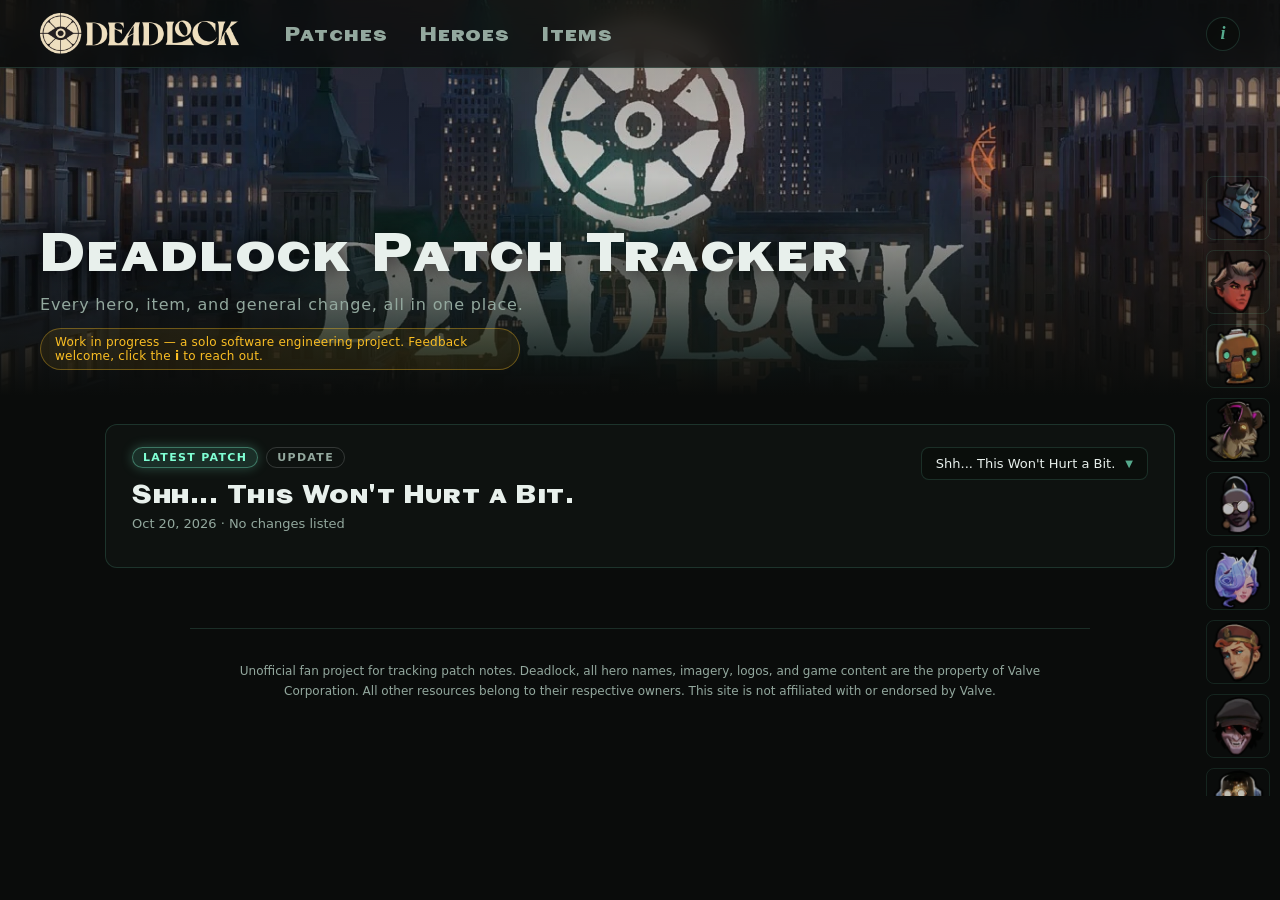
<file: index.html>
<!DOCTYPE html>
<html lang="en">
<head>
    <meta charset="UTF-8">
    <meta name="viewport" content="width=device-width, initial-scale=1.0">
    <title>Deadlock Patch Tracker</title>
    <link rel="stylesheet" href="static/css/style.css">
    <script src="static/js/app.js"></script>
    <script data-goatcounter="https://fgodinez.goatcounter.com/count"
        async src="//gc.zgo.at/count.js"></script>
</head>
<body data-page="home">
    <header class="home-banner">
        <div class="banner-text">
            <h1>Deadlock Patch Tracker</h1>
            <p>Every hero, item, and general change, all in one place.</p>
            <span class="wip-badge">Work in progress &mdash; a solo software engineering project. Feedback welcome, click the <b>i</b> to reach out.</span>
        </div>
    </header>

    <div class="hero-rail home-rail" id="home-rail"></div>

    <main class="home-main">
        <section class="panel patch-card" id="patch-panel">
            <div class="card-head">
                <div class="head-main">
                    <div class="badges" id="patch-badges"></div>
                    <h2 class="headline" id="patch-headline"></h2>
                    <div class="meta" id="patch-meta"></div>
                </div>
                <div id="dd-slot"></div>
            </div>
            <div class="changed-strip" id="changed-strip"></div>
            <div class="card-body">
                <div class="card-body-inner" id="patch-body"></div>
            </div>
        </section>
    </main>

    <footer class="site-footer">
        <p>Unofficial fan project for tracking patch notes. Deadlock, all hero names, imagery,
        logos, and game content are the property of Valve Corporation. All other resources
        belong to their respective owners. This site is not affiliated with or endorsed by Valve.</p>
    </footer>

    <script>
        loadPatches()
            .then(patches => {
                if (patches.length === 0) {
                    showError('No patches recorded yet.')
                    return
                }

                const badges = document.getElementById('patch-badges')
                const headline = document.getElementById('patch-headline')
                const meta = document.getElementById('patch-meta')
                const strip = document.getElementById('changed-strip')
                const body = document.getElementById('patch-body')

                function show(idx) {
                    const patch = patches[idx]

                    badges.innerHTML = ''
                    if (idx === 0) badges.appendChild(el('span', 'badge latest', 'Latest Patch'))
                    badges.appendChild(typeBadge(patch.patch_type))

                    headline.textContent = patch.headline
                    meta.textContent = fmtDate(patch.posttime) + ' · ' + patchSummary(patch)

                    strip.innerHTML = ''
                    Object.keys(patch.heroes || {}).forEach(name => {
                        const a = el('a')
                        a.href = heroHref(name)
                        a.title = name
                        const img = el('img')
                        img.src = `static/heroes/${name}.webp`
                        img.alt = name
                        a.appendChild(img)
                        strip.appendChild(a)
                    })

                    body.innerHTML = ''
                    body.appendChild(patchBody(patch))
                }

                const options = patches.map((p, i) => ({
                    label: p.headline,
                    sub: fmtDate(p.posttime),
                    value: i,
                }))
                document.getElementById('dd-slot').appendChild(
                    createDropdown(options, 0, show)
                )

                show(0)
            })
            .catch(err => showError('Could not load patch data: ' + err.message))

        populateHeroRail(document.getElementById('home-rail'), null)
    </script>
</body>
</html>
</file>
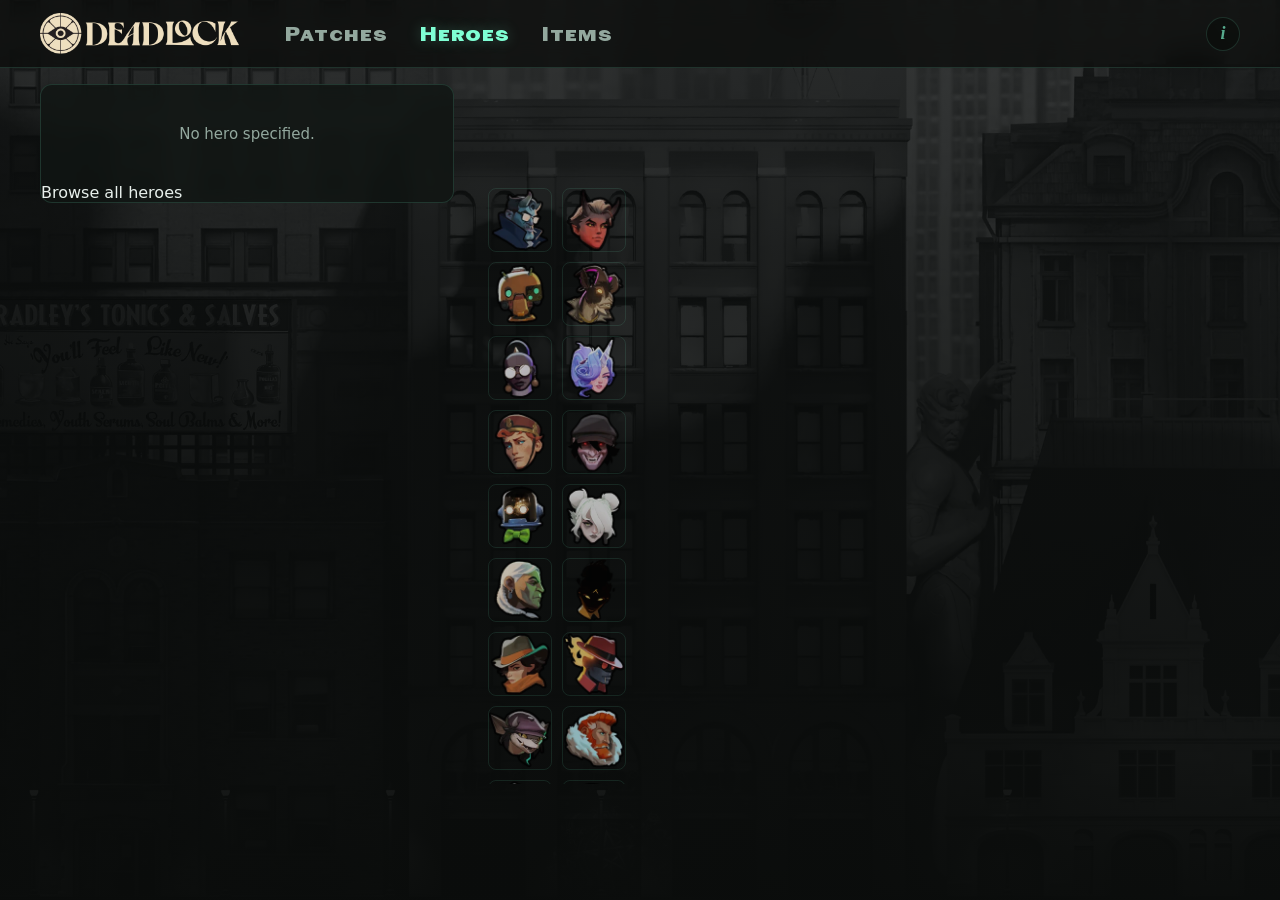
<file: hero.html>
<!DOCTYPE html>
<html lang="en">
<head>
    <meta charset="UTF-8">
    <meta name="viewport" content="width=device-width, initial-scale=1.0">
    <title>Hero — Deadlock Patch Tracker</title>
    <link rel="stylesheet" href="static/css/style.css">
    <script src="static/js/app.js"></script>
    <script data-goatcounter="https://fgodinez.goatcounter.com/count"
        async src="//gc.zgo.at/count.js"></script>
    <style>
        /* lock page scroll on desktop; columns scroll internally */
        @media (min-width: 1001px) {
            body { overflow: hidden; }
        }
    </style>
</head>
<body data-page="heroes">
    <div class="page-bg" style="background-image: url('static/City_buildings.webp');"></div>

    <main class="hero-layout">
        <div class="hero-history" id="hero-history"></div>

        <div class="hero-feature">
            <div class="render-wrap">
                <img class="render" id="hero-render" alt="">
                <img class="name-plate" id="hero-nameplate" alt="">
            </div>
        </div>

        <div class="hero-rail" id="hero-rail"></div>
    </main>

    <script>
        // Flask used /hero/<name>; a static host has no route params, so read the query
        // string. Validate against the roster before touching the DOM: an unchecked name
        // would request missing assets and inject attacker-controlled text.
        const HERO_NAME = new URLSearchParams(location.search).get('name') || ''

        loadRoster()
            .then(roster => {
                const KNOWN = roster.heroes.includes(HERO_NAME)
                document.title = (KNOWN ? HERO_NAME : 'Hero') + ' — Deadlock Patch Tracker'

                if (!KNOWN) {
                    document.querySelector('.hero-feature').remove()
                    const history = document.getElementById('hero-history')
                    const card = el('section', 'panel')
                    card.appendChild(el('div', 'empty-state',
                        HERO_NAME ? `Unknown hero: ${HERO_NAME}` : 'No hero specified.'))
                    const back = el('a', '', 'Browse all heroes')
                    back.href = 'heroes.html'
                    card.appendChild(back)
                    history.appendChild(card)
                } else {
                    const render = document.getElementById('hero-render')
                    render.src = `static/render/${HERO_NAME}_Render.webp`
                    render.alt = HERO_NAME
                    const plate = document.getElementById('hero-nameplate')
                    plate.src = `static/hero_name/${HERO_NAME}_name.svg`
                    plate.alt = HERO_NAME

                    loadPatches()
                        .then(patches => {
                            const entries = heroHistory(patches, HERO_NAME)
                            const history = document.getElementById('hero-history')

                            if (entries.length === 0) {
                                const card = el('section', 'panel')
                                card.appendChild(el('div', 'empty-state',
                                    'No recorded changes for ' + HERO_NAME + ' yet.'))
                                history.appendChild(card)
                                return
                            }

                            entries.forEach((entry, idx) => {
                                const card = el('section', 'panel patch-card' + (idx === 0 ? '' : ' collapsed'))

                                const head = el('div', 'card-head')
                                head.style.cursor = 'pointer'

                                const main = el('div', 'head-main')
                                if (idx === 0) {
                                    const badges = el('div', 'badges')
                                    badges.appendChild(el('span', 'badge latest', 'Most Recent'))
                                    main.appendChild(badges)
                                }
                                main.appendChild(el('h2', 'headline', entry.patch_name))
                                main.appendChild(el('div', 'meta', fmtDate(entry.posttime)))
                                head.appendChild(main)

                                const toggle = el('button', 'toggle-btn', '▼')
                                toggle.setAttribute('aria-label', 'Toggle patch details')
                                head.appendChild(toggle)

                                head.addEventListener('click', () => card.classList.toggle('collapsed'))

                                const bodyWrap = el('div', 'card-body')
                                const inner = el('div', 'card-body-inner')
                                inner.appendChild(heroChangesFrag(entry))
                                bodyWrap.appendChild(inner)

                                card.appendChild(head)
                                card.appendChild(bodyWrap)
                                history.appendChild(card)
                            })
                        })
                        .catch(err => showError('Could not load patch data: ' + err.message))
                }

                populateHeroRail(document.getElementById('hero-rail'), KNOWN ? HERO_NAME : null)
            })
            .catch(err => showError('Could not load the hero roster: ' + err.message))
    </script>
</body>
</html>
</file>
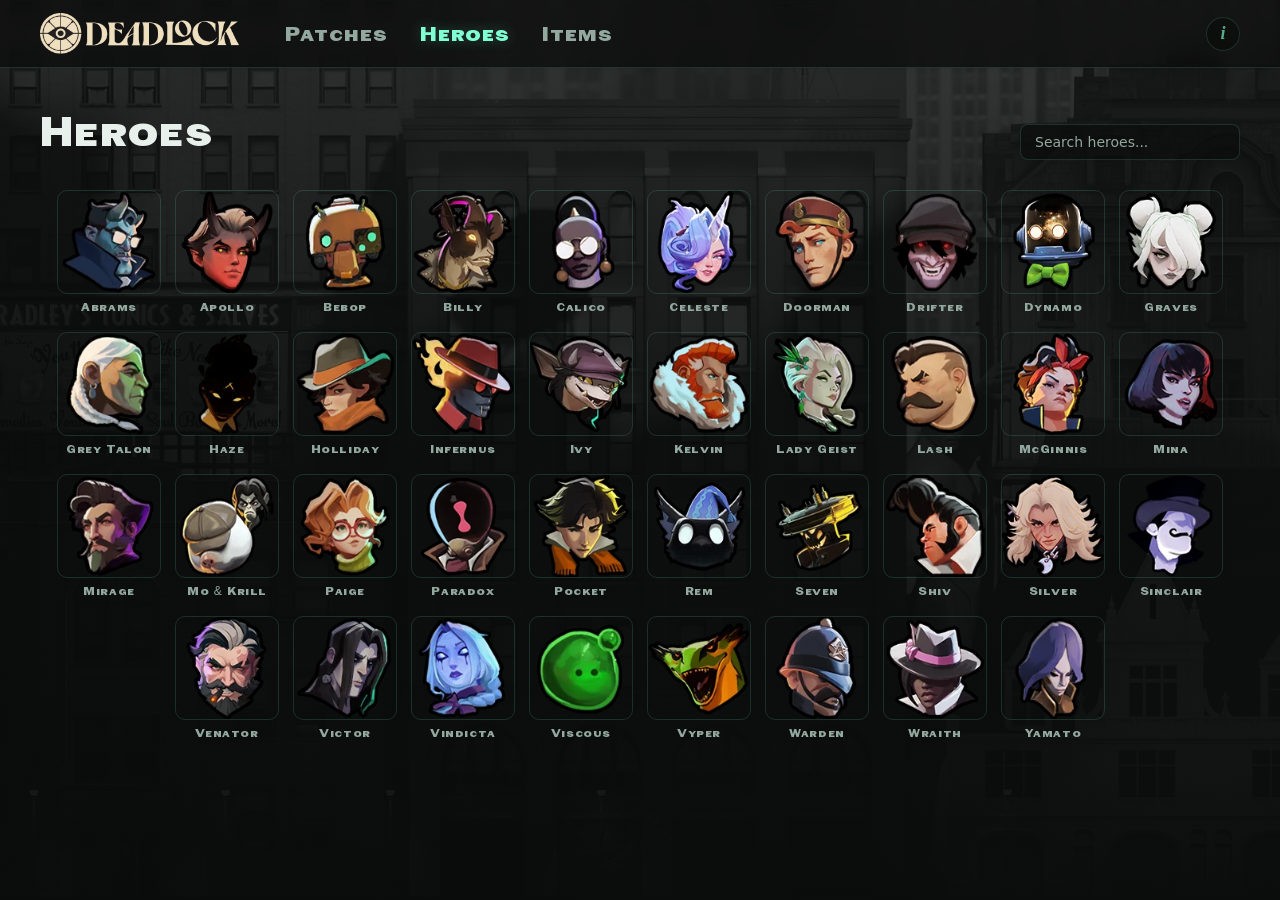
<file: heroes.html>
<!DOCTYPE html>
<html lang="en">
<head>
    <meta charset="UTF-8">
    <meta name="viewport" content="width=device-width, initial-scale=1.0">
    <title>Deadlock Heroes</title>
    <link rel="stylesheet" href="static/css/style.css">
    <script src="static/js/app.js"></script>
    <script data-goatcounter="https://fgodinez.goatcounter.com/count"
        async src="//gc.zgo.at/count.js"></script>
</head>
<body data-page="heroes">
    <div class="page-bg" style="background-image: url('static/City_buildings.webp');"></div>

    <main class="container heroes-main">
        <div class="page-header">
            <h1>Heroes</h1>
            <div class="spacer"></div>
            <input class="search-box" id="hero-search" type="text" placeholder="Search heroes..." autocomplete="off">
        </div>
        <div class="heroes-grid" id="heroes-grid"></div>
    </main>

    <script>
        const grid = document.getElementById('heroes-grid')

        loadRoster()
            .then(roster => {
                const HEROES = roster.heroes

                HEROES.forEach(name => {
                    const tile = el('div', 'hero-tile')
                    tile.dataset.name = name.toLowerCase()

                    const img = el('img')
                    img.src = `static/heroes/${name}.webp`
                    img.alt = name
                    img.loading = 'lazy'
                    tile.appendChild(img)
                    tile.appendChild(el('p', '', name))

                    tile.addEventListener('click', () => {
                        window.location.href = heroHref(name)
                    })

                    grid.appendChild(tile)
                })

                document.getElementById('hero-search').addEventListener('input', e => {
                    const q = e.target.value.trim().toLowerCase()
                    grid.querySelectorAll('.hero-tile').forEach(tile => {
                        tile.style.display = tile.dataset.name.includes(q) ? '' : 'none'
                    })
                })

                // NEW pills depend on the latest patch, so they arrive once the data does.
                loadPatches().then(patches => {
                    const changed = new Set(latestChangedHeroes(patches))
                    grid.querySelectorAll('.hero-tile').forEach(tile => {
                        const name = HEROES.find(h => h.toLowerCase() === tile.dataset.name)
                        if (changed.has(name)) tile.appendChild(el('div', 'new-pill', 'NEW'))
                    })
                })
            })
            .catch(err => showError('Could not load the hero roster: ' + err.message))
    </script>
</body>
</html>
</file>
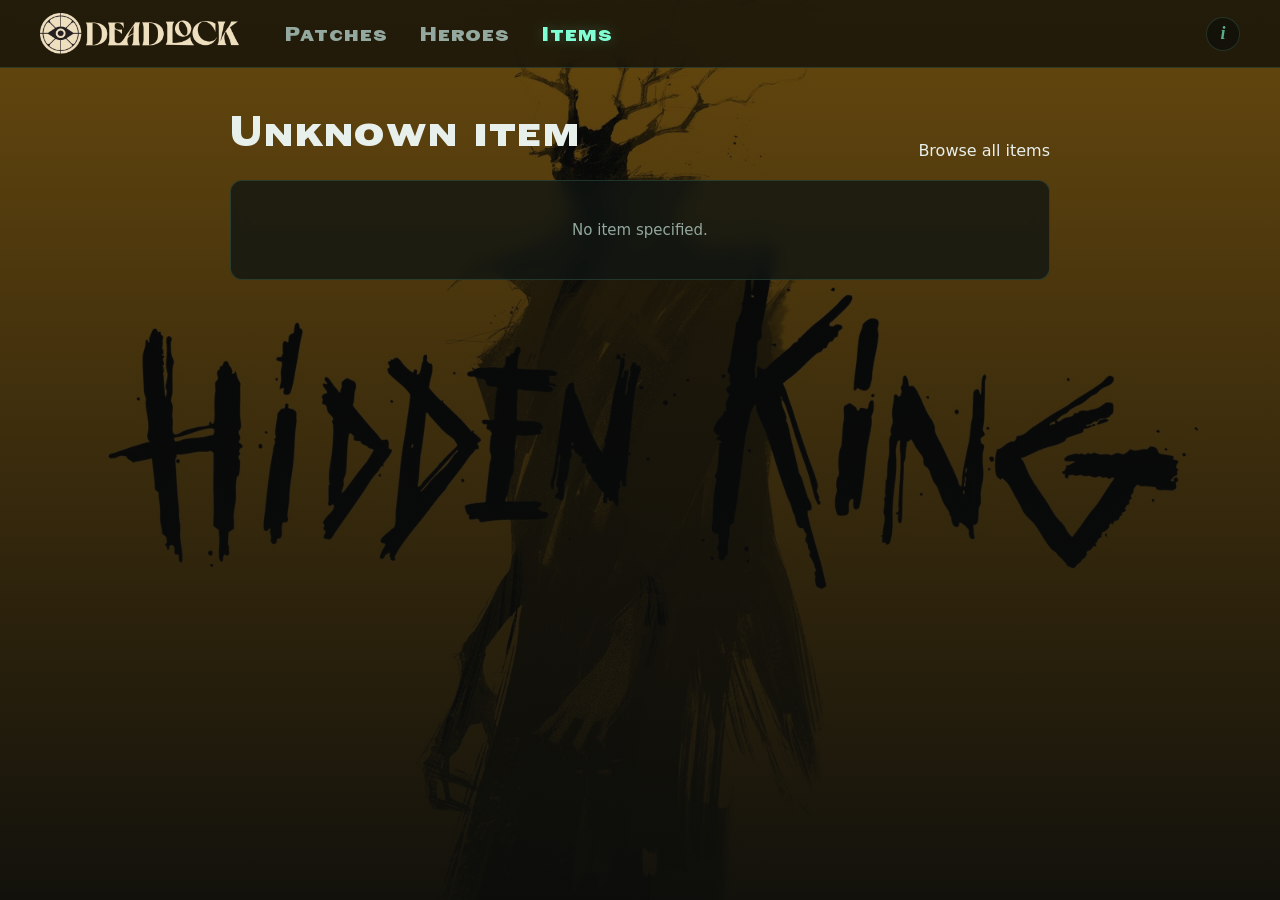
<file: item.html>
<!DOCTYPE html>
<html lang="en">
<head>
    <meta charset="UTF-8">
    <meta name="viewport" content="width=device-width, initial-scale=1.0">
    <title>Item — Deadlock Patch Tracker</title>
    <link rel="stylesheet" href="static/css/style.css">
    <script src="static/js/app.js"></script>
    <script data-goatcounter="https://fgodinez.goatcounter.com/count"
        async src="//gc.zgo.at/count.js"></script>
</head>
<body data-page="items">
    <div class="page-bg" style="background-image: url('static/Hidden_king_art.webp');"></div>

    <main class="item-detail-main">
        <div class="page-header">
            <h1 id="item-title">Item</h1>
            <div class="spacer"></div>
            <a href="items.html">Browse all items</a>
        </div>
        <div id="item-history"></div>
    </main>

    <script>
        // A static host has no route params, so the item name comes from the query
        // string. Validate against the roster before rendering attacker-controlled text.
        const ITEM_NAME = new URLSearchParams(location.search).get('name') || ''

        loadRoster()
            .then(roster => {
                const KNOWN = roster.items.includes(ITEM_NAME)
                document.title = (KNOWN ? ITEM_NAME : 'Item') + ' — Deadlock Patch Tracker'
                document.getElementById('item-title').textContent = KNOWN ? ITEM_NAME : 'Unknown item'

                const history = document.getElementById('item-history')

                if (!KNOWN) {
                    const card = el('section', 'panel')
                    card.appendChild(el('div', 'empty-state',
                        ITEM_NAME ? `Unknown item: ${ITEM_NAME}` : 'No item specified.'))
                    history.appendChild(card)
                    return
                }

                loadPatches()
                    .then(patches => {
                        const entries = itemHistory(patches, ITEM_NAME)

                        if (entries.length === 0) {
                            const card = el('section', 'panel')
                            card.appendChild(el('div', 'empty-state',
                                'No recorded changes for ' + ITEM_NAME + ' yet.'))
                            history.appendChild(card)
                            return
                        }

                        entries.forEach((entry, idx) => {
                            const card = el('section', 'panel patch-card' + (idx === 0 ? '' : ' collapsed'))

                            const head = el('div', 'card-head')
                            head.style.cursor = 'pointer'

                            const main = el('div', 'head-main')
                            if (idx === 0) {
                                const badges = el('div', 'badges')
                                badges.appendChild(el('span', 'badge latest', 'Most Recent'))
                                main.appendChild(badges)
                            }
                            main.appendChild(el('h2', 'headline', entry.patch_name))
                            main.appendChild(el('div', 'meta', fmtDate(entry.posttime)))
                            head.appendChild(main)

                            const toggle = el('button', 'toggle-btn', '▼')
                            toggle.setAttribute('aria-label', 'Toggle patch details')
                            head.appendChild(toggle)

                            head.addEventListener('click', () => card.classList.toggle('collapsed'))

                            const bodyWrap = el('div', 'card-body')
                            const inner = el('div', 'card-body-inner')
                            inner.appendChild(itemChangesFrag(entry))
                            bodyWrap.appendChild(inner)

                            card.appendChild(head)
                            card.appendChild(bodyWrap)
                            history.appendChild(card)
                        })
                    })
                    .catch(err => showError('Could not load patch data: ' + err.message))
            })
            .catch(err => showError('Could not load the item roster: ' + err.message))
    </script>
</body>
</html>
</file>
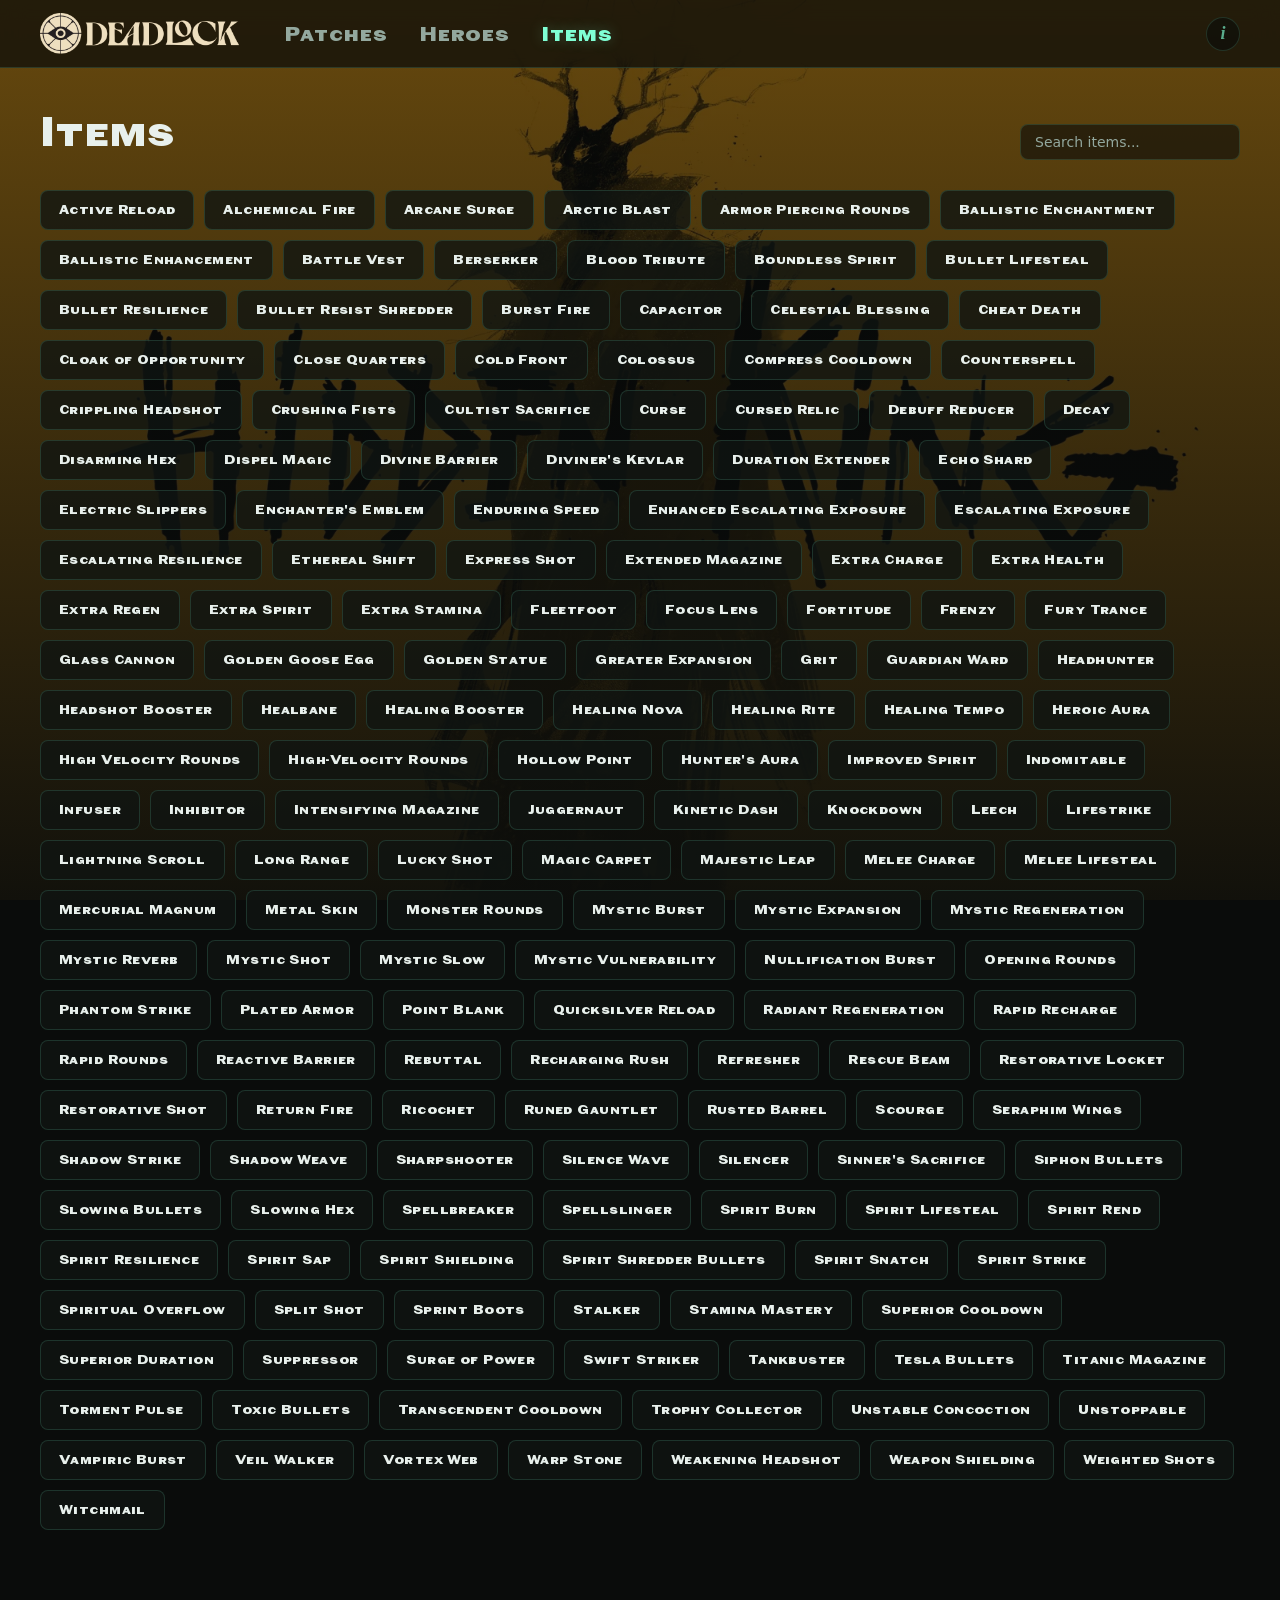
<file: items.html>
<!DOCTYPE html>
<html lang="en">
<head>
    <meta charset="UTF-8">
    <meta name="viewport" content="width=device-width, initial-scale=1.0">
    <title>Deadlock Items</title>
    <link rel="stylesheet" href="static/css/style.css">
    <script src="static/js/app.js"></script>
    <script data-goatcounter="https://fgodinez.goatcounter.com/count"
        async src="//gc.zgo.at/count.js"></script>
</head>
<body data-page="items">
    <div class="page-bg" style="background-image: url('static/Hidden_king_art.webp');"></div>

    <main class="container heroes-main">
        <div class="page-header">
            <h1>Items</h1>
            <div class="spacer"></div>
            <input class="search-box" id="item-search" type="text" placeholder="Search items..." autocomplete="off">
        </div>
        <div class="items-grid" id="items-grid"></div>
    </main>

    <script>
        const grid = document.getElementById('items-grid')

        loadRoster()
            .then(roster => {
                const ITEMS = roster.items

                ITEMS.forEach(name => {
                    const tile = el('div', 'item-tile', name)
                    tile.dataset.name = name.toLowerCase()

                    tile.addEventListener('click', () => {
                        window.location.href = itemHref(name)
                    })

                    grid.appendChild(tile)
                })

                document.getElementById('item-search').addEventListener('input', e => {
                    const q = e.target.value.trim().toLowerCase()
                    grid.querySelectorAll('.item-tile').forEach(tile => {
                        tile.style.display = tile.dataset.name.includes(q) ? '' : 'none'
                    })
                })

                // NEW pills depend on the latest patch, so they arrive once the data does.
                loadPatches().then(patches => {
                    const changed = new Set(latestChangedItems(patches))
                    grid.querySelectorAll('.item-tile').forEach(tile => {
                        const name = ITEMS.find(i => i.toLowerCase() === tile.dataset.name)
                        if (changed.has(name)) tile.appendChild(el('div', 'new-pill', 'NEW'))
                    })
                })
            })
            .catch(err => showError('Could not load the item roster: ' + err.message))
    </script>
</body>
</html>
</file>
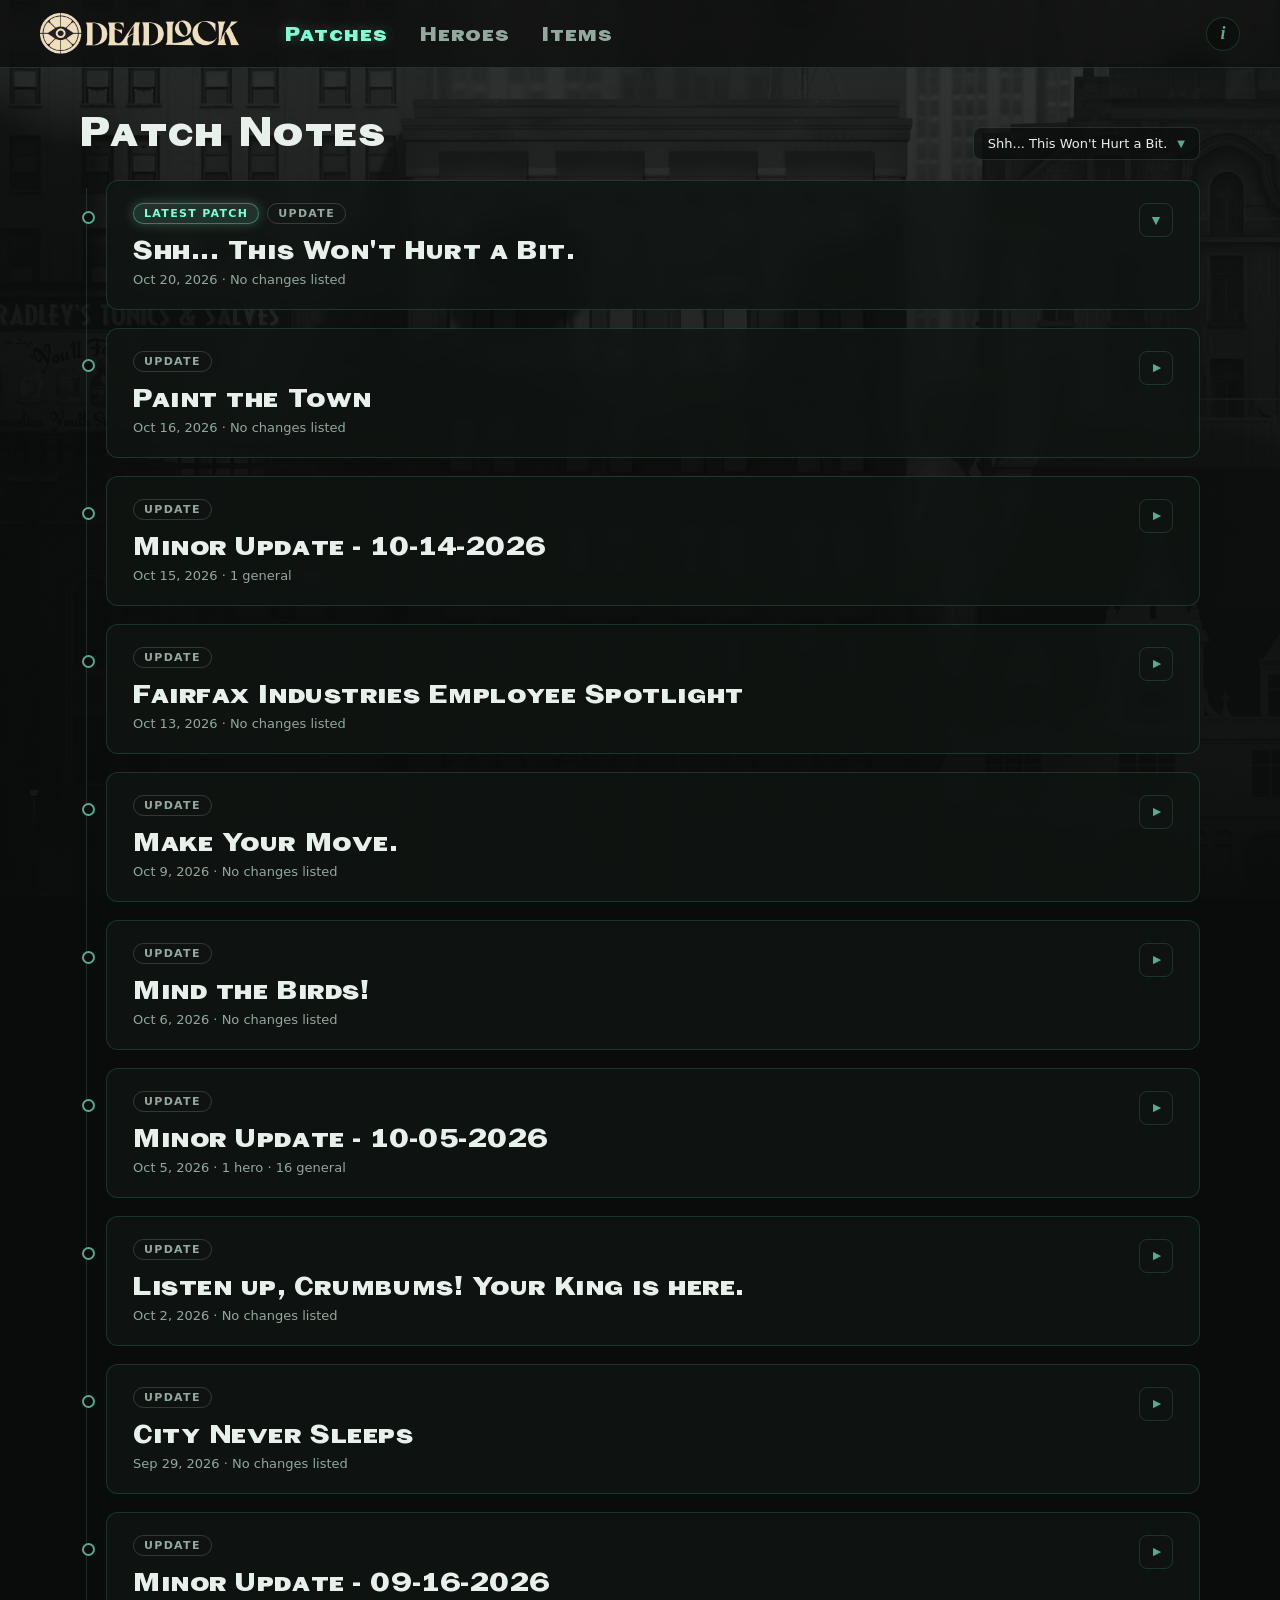
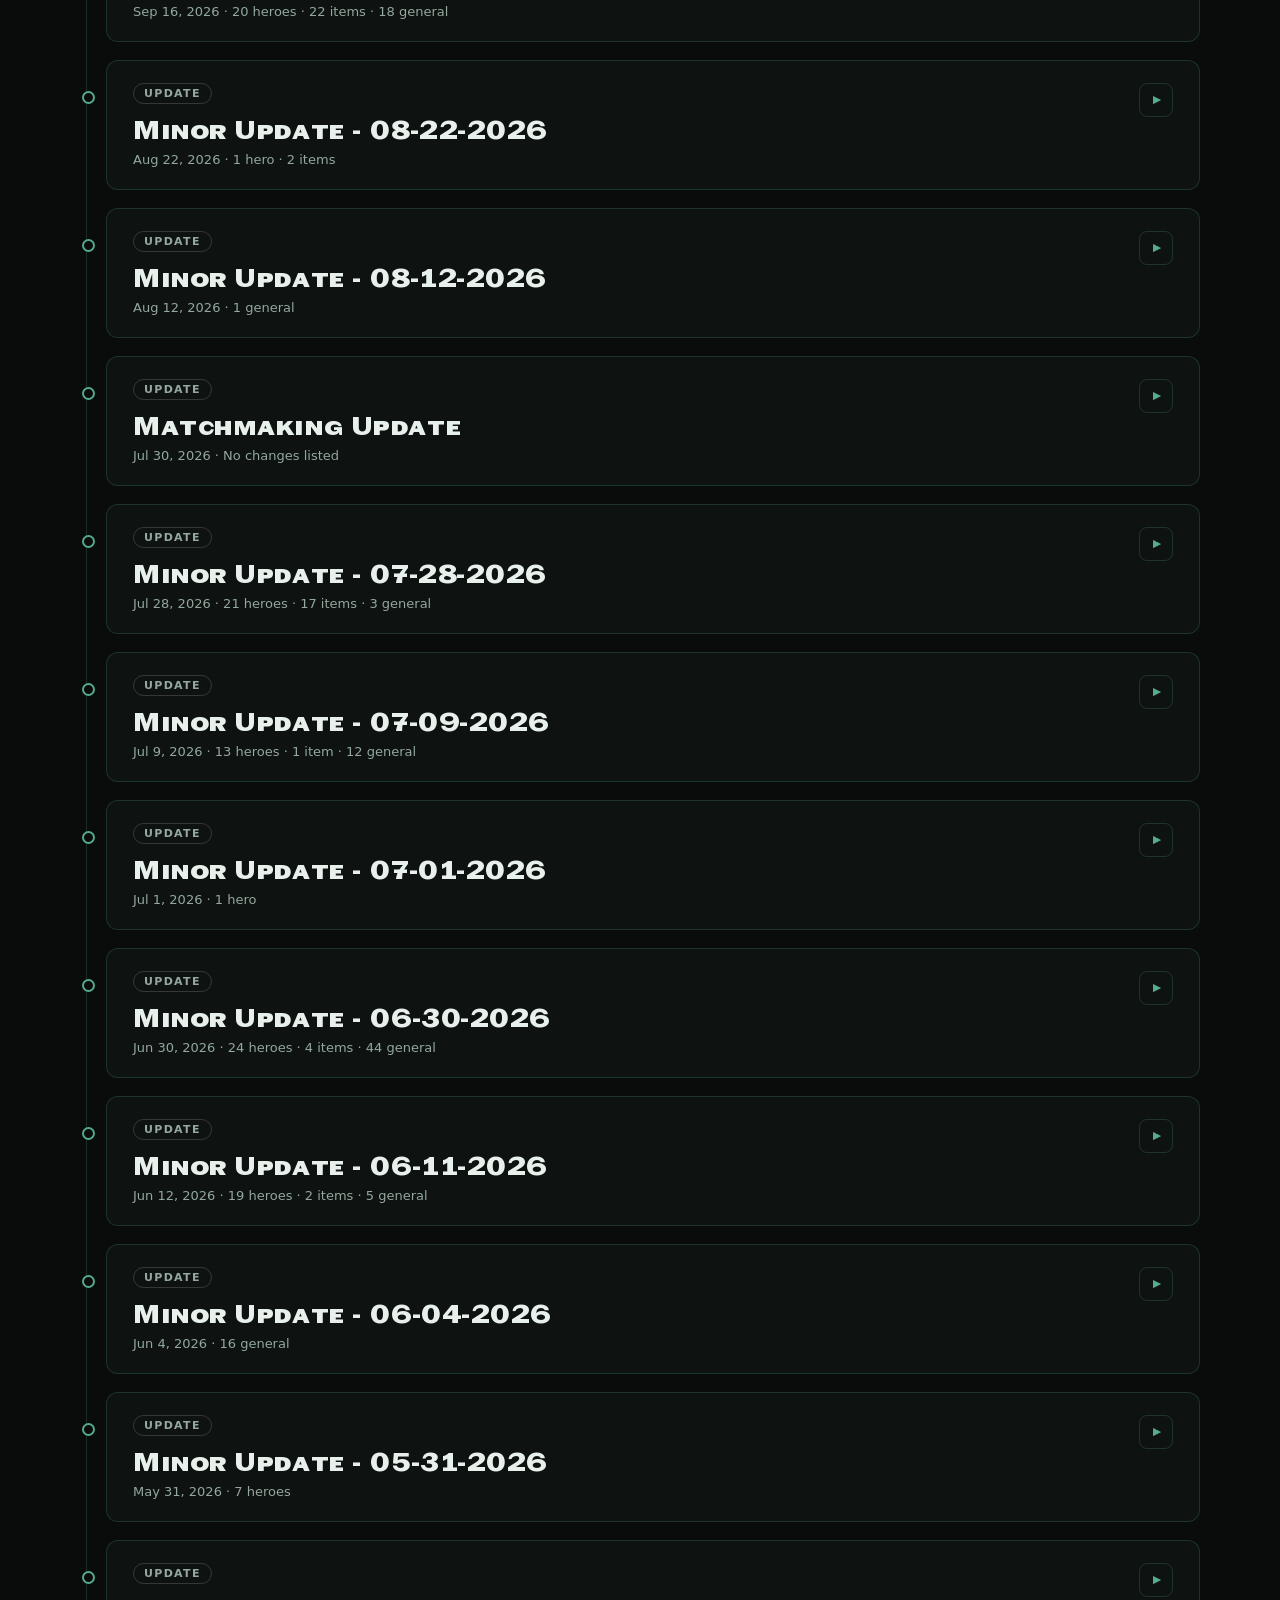
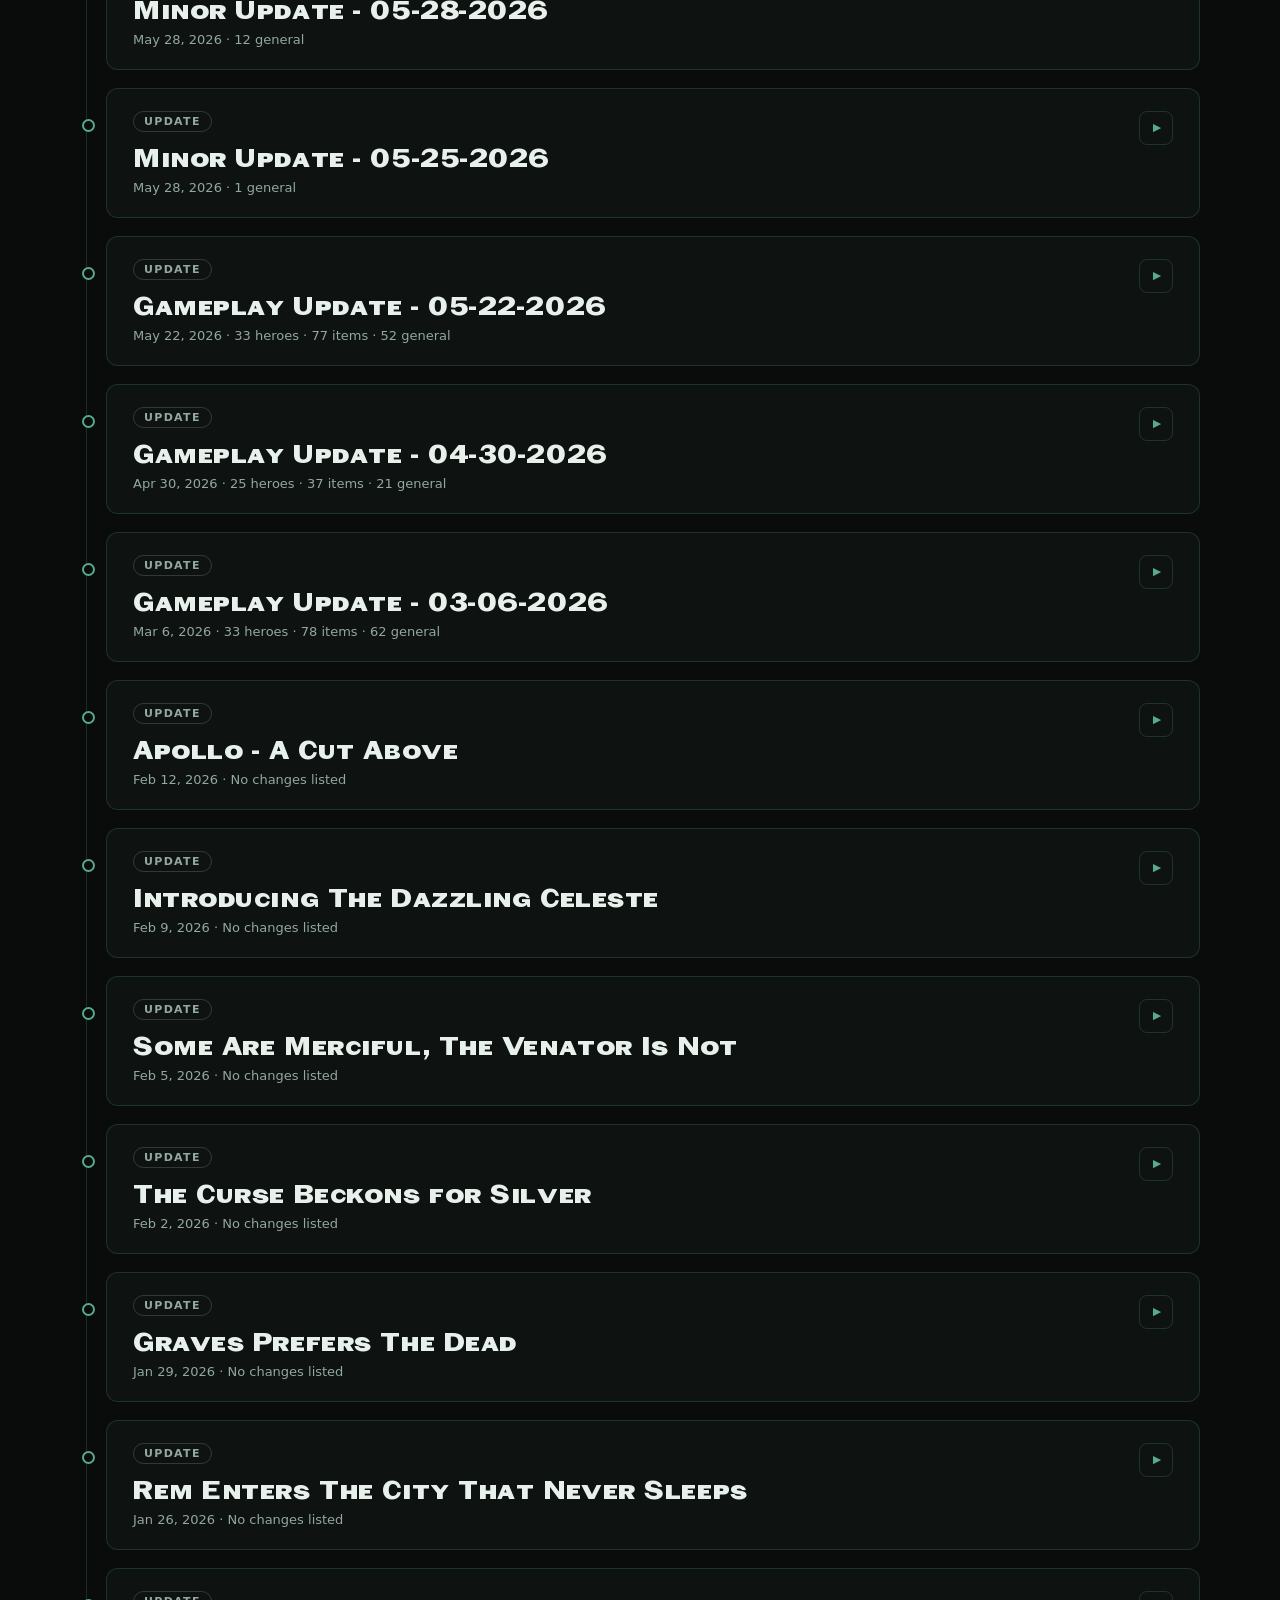
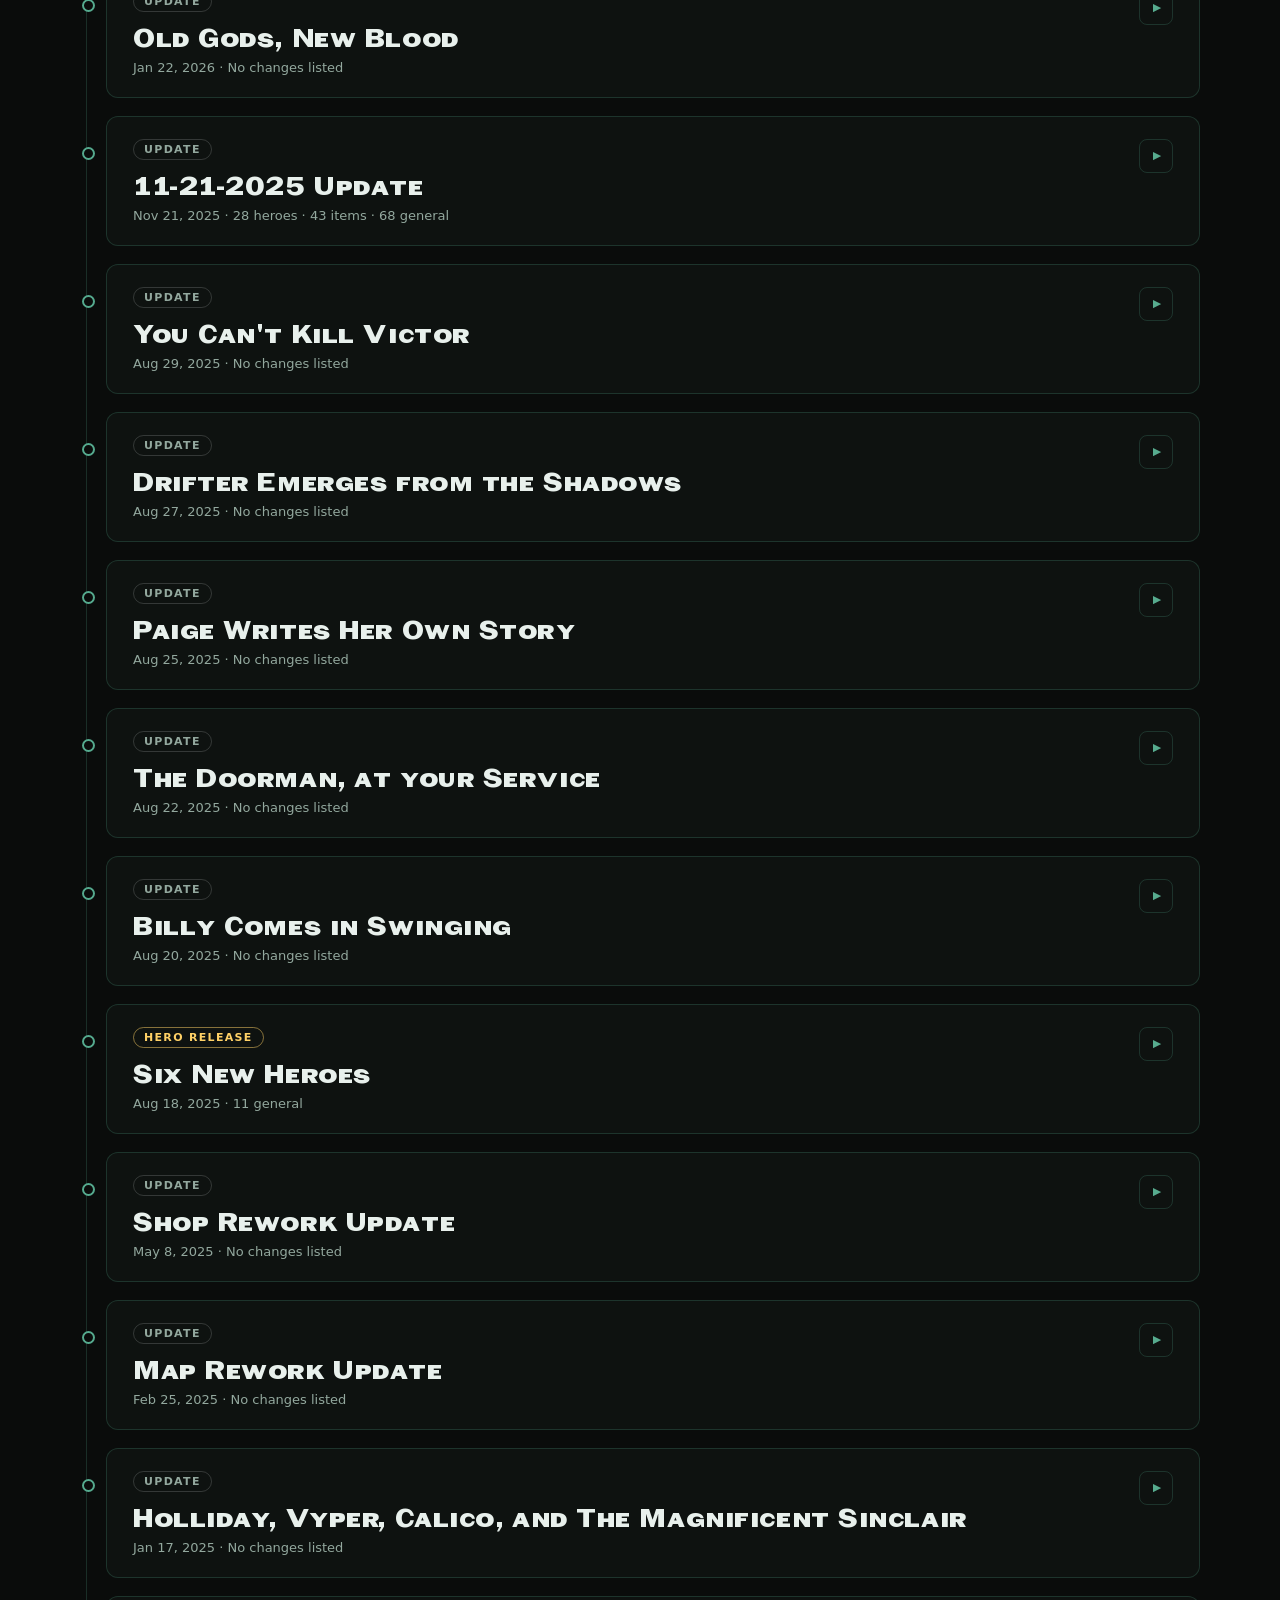
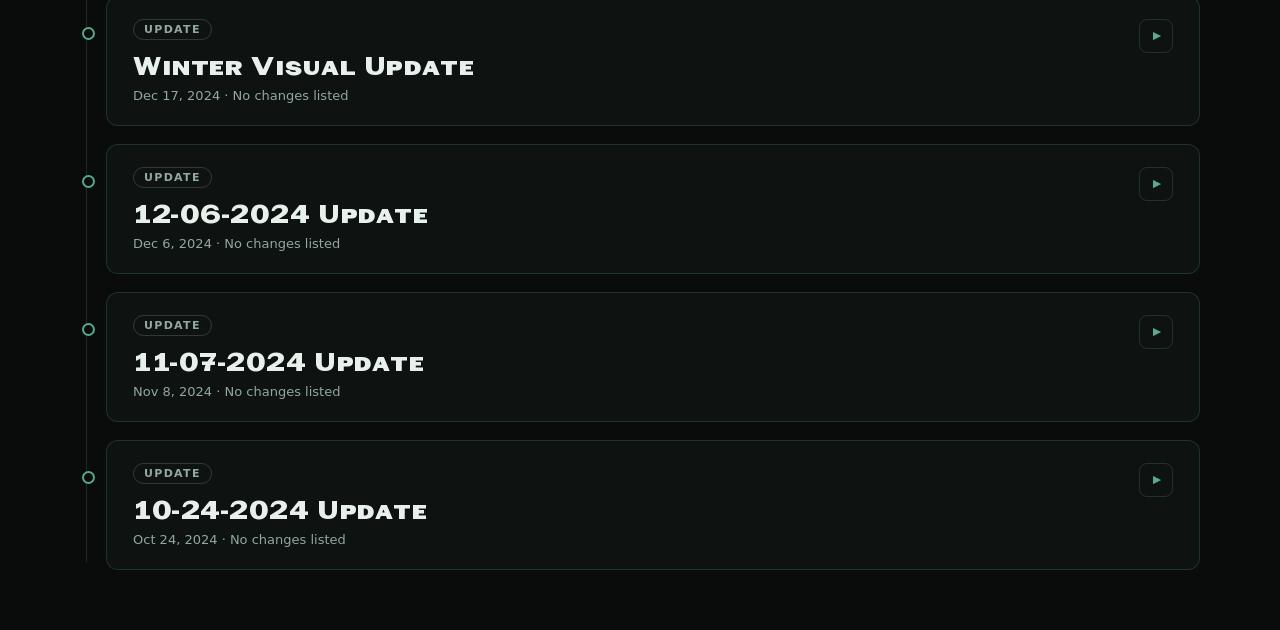
<file: patches.html>
<!DOCTYPE html>
<html lang="en">
<head>
    <meta charset="UTF-8">
    <meta name="viewport" content="width=device-width, initial-scale=1.0">
    <title>Deadlock Patches</title>
    <link rel="stylesheet" href="static/css/style.css">
    <script src="static/js/app.js"></script>
    <script data-goatcounter="https://fgodinez.goatcounter.com/count"
        async src="//gc.zgo.at/count.js"></script>
</head>
<body data-page="patches">
    <div class="page-bg" style="background-image: url('static/City_buildings.webp');"></div>

    <main class="patches-main">
        <div class="page-header">
            <h1>Patch Notes</h1>
            <div class="spacer"></div>
            <div id="dd-slot"></div>
        </div>
        <div class="timeline" id="timeline"></div>
    </main>

    <script>
        loadPatches()
            .then(patches => {
                if (patches.length === 0) {
                    showError('No patches recorded yet.')
                    return
                }

                const timeline = document.getElementById('timeline')

                patches.forEach((patch, idx) => {
                    const card = el('section', 'panel patch-card' + (idx === 0 ? '' : ' collapsed'))
                    // One Steam announcement can contain several dated sub-patches, so a
                    // gid is not always unique. The array index is unique on this page.
                    card.id = 'patch-' + idx

                    const head = el('div', 'card-head')
                    head.style.cursor = 'pointer'

                    const main = el('div', 'head-main')
                    const badges = el('div', 'badges')
                    if (idx === 0) badges.appendChild(el('span', 'badge latest', 'Latest Patch'))
                    badges.appendChild(typeBadge(patch.patch_type))
                    main.appendChild(badges)
                    main.appendChild(el('h2', 'headline', patch.headline))
                    main.appendChild(el('div', 'meta', fmtDate(patch.posttime) + ' · ' + patchSummary(patch)))
                    head.appendChild(main)

                    const toggle = el('button', 'toggle-btn', '▼')
                    toggle.setAttribute('aria-label', 'Toggle patch details')
                    head.appendChild(toggle)

                    head.addEventListener('click', () => card.classList.toggle('collapsed'))

                    const bodyWrap = el('div', 'card-body')
                    const inner = el('div', 'card-body-inner')
                    inner.appendChild(patchBody(patch))
                    bodyWrap.appendChild(inner)

                    card.appendChild(head)
                    card.appendChild(bodyWrap)
                    timeline.appendChild(card)
                })

                const options = patches.map((p, idx) => ({
                    label: p.headline,
                    sub: fmtDate(p.posttime),
                    value: idx,
                }))
                document.getElementById('dd-slot').appendChild(
                    createDropdown(options, 0, idx => {
                        const card = document.getElementById('patch-' + idx)
                        if (!card) return
                        card.classList.remove('collapsed')
                        card.scrollIntoView({ behavior: 'smooth', block: 'start' })
                        card.classList.add('flash')
                        setTimeout(() => card.classList.remove('flash'), 1600)
                    })
                )
            })
            .catch(err => showError('Could not load patch data: ' + err.message))
    </script>
</body>
</html>
</file>
<file: static/css/style.css>
/* ============================================================
   Deadlock Patch Tracker — design system
   ============================================================ */
:root {
    --bg: #0a0c0b;
    --surface: rgba(16, 21, 19, 0.78);
    --surface-hover: rgba(127, 255, 212, 0.04);
    --border: rgba(127, 255, 212, 0.14);
    --border-strong: rgba(127, 255, 212, 0.35);
    --accent: #7fffd4;
    --accent-dim: rgba(127, 255, 212, 0.65);
    --accent-glow: rgba(127, 255, 212, 0.25);
    --text: #e8f0ec;
    --text-dim: #93a89e;
    --buff: #4ade80;
    --nerf: #f87171;
    --change: #fbbf24;
    --fix: #60a5fa;
    --new: #ff4d4d;
    --font-display: 'ValvePulp', 'Segoe UI', sans-serif;
    --font-body: 'Segoe UI', system-ui, -apple-system, Roboto, sans-serif;
    --nav-h: 68px;
}

@font-face {
    font-family: 'ValvePulp';
    src: url('../fonts/valvepulp-bold.ttf') format('truetype');
    font-display: swap;
}

* { box-sizing: border-box; }

html { scroll-behavior: smooth; }

body {
    margin: 0;
    background-color: var(--bg);
    color: var(--text);
    font-family: var(--font-body);
    min-height: 100vh;
    padding-top: var(--nav-h);
}

a { color: inherit; text-decoration: none; }

/* ---------- scrollbars (site-wide, slim + smooth) ---------- */
* {
    scrollbar-width: thin;
    scrollbar-color: rgba(127, 255, 212, 0.28) transparent;
}
*::-webkit-scrollbar { width: 8px; height: 8px; }
*::-webkit-scrollbar-track { background: transparent; }
*::-webkit-scrollbar-thumb {
    background: rgba(127, 255, 212, 0.22);
    border-radius: 99px;
}
*::-webkit-scrollbar-thumb:hover { background: rgba(127, 255, 212, 0.45); }

/* ---------- fixed background layer (scales with any window) ---------- */
.page-bg {
    position: fixed;
    inset: 0;
    z-index: -1;
    background-size: cover;
    background-position: center top;
    background-repeat: no-repeat;
}
.page-bg::after {
    content: '';
    position: absolute;
    inset: 0;
    background: linear-gradient(to bottom,
        rgba(10, 12, 11, 0.62) 0%,
        rgba(10, 12, 11, 0.82) 55%,
        rgba(10, 12, 11, 0.97) 100%);
}

/* ---------- nav ---------- */
nav {
    position: fixed;
    top: 0; left: 0; right: 0;
    height: var(--nav-h);
    z-index: 100;
    display: flex;
    align-items: center;
    gap: 8px;
    padding: 0 40px;
    background: rgba(10, 12, 11, 0.72);
    backdrop-filter: blur(12px);
    -webkit-backdrop-filter: blur(12px);
    border-bottom: 1px solid var(--border);
    /* safety net: if content still doesn't fit at some width, let it scroll instead
       of silently cutting off the right side (the info button) with no way to reach it */
    overflow-x: auto;
    overflow-y: hidden;
}
nav .logo { height: 2.6em; width: auto; display: block; }
nav .logo:hover { filter: drop-shadow(0 0 8px var(--accent-glow)); }
nav ul {
    display: flex;
    align-items: center;
    gap: 4px;
    margin: 0 0 0 24px;
    padding: 0;
    list-style: none;
}
nav ul a {
    font-family: var(--font-display);
    font-size: 22px;
    letter-spacing: 0.04em;
    padding: 6px 14px;
    border-radius: 6px;
    color: var(--text-dim);
    transition: color 0.15s ease, background 0.15s ease;
}
nav ul a:hover { color: var(--accent); background: var(--surface-hover); }
nav ul a.active {
    color: var(--accent);
    text-shadow: 0 0 14px var(--accent-glow);
}

/* ---------- layout ---------- */
.container {
    max-width: 1400px;
    margin: 0 auto;
    padding: 0 40px;
}

.page-header {
    display: flex;
    align-items: flex-end;
    flex-wrap: wrap;
    gap: 16px;
    padding: 36px 0 20px;
}
.page-header h1 {
    font-family: var(--font-display);
    font-size: clamp(30px, 4vw, 44px);
    margin: 0;
    letter-spacing: 0.03em;
}
.page-header .spacer { flex: 1; }

/* ---------- panels / cards ---------- */
.panel {
    background: var(--surface);
    border: 1px solid var(--border);
    border-radius: 12px;
    backdrop-filter: blur(8px);
    -webkit-backdrop-filter: blur(8px);
}

/* ---------- badges ---------- */
.badge {
    display: inline-flex;
    align-items: center;
    font-size: 11px;
    font-weight: 700;
    letter-spacing: 0.12em;
    text-transform: uppercase;
    padding: 3px 10px;
    border-radius: 99px;
    border: 1px solid var(--border-strong);
    color: var(--accent);
}
.badge.latest {
    background: rgba(127, 255, 212, 0.12);
    box-shadow: 0 0 12px var(--accent-glow);
}
.badge.type-hero_release {
    color: #ffd166;
    border-color: rgba(255, 209, 102, 0.5);
}
.badge.type-balance, .badge.type-update {
    color: var(--text-dim);
    border-color: rgba(255, 255, 255, 0.16);
}

/* ---------- tag chips ---------- */
.chip {
    flex: 0 0 auto;
    width: 18px;
    height: 18px;
    margin-top: 1px;
    display: inline-flex;
    align-items: center;
    justify-content: center;
    font-size: 10px;
    border-radius: 5px;
    font-weight: 700;
}
.chip-buff   { color: var(--buff);   background: rgba(74, 222, 128, 0.12); }
.chip-nerf   { color: var(--nerf);   background: rgba(248, 113, 113, 0.12); }
.chip-change { color: var(--change); background: rgba(251, 191, 36, 0.12); }
.chip-rework { color: var(--change); background: rgba(251, 191, 36, 0.12); }
.chip-fix    { color: var(--fix);    background: rgba(96, 165, 250, 0.12); }
.chip-neutral { color: var(--text-dim); background: rgba(255, 255, 255, 0.06); }

.legend {
    display: flex;
    flex-wrap: wrap;
    gap: 14px;
    align-items: center;
    font-size: 12px;
    color: var(--text-dim);
}
.legend span { display: inline-flex; align-items: center; gap: 6px; }

/* ---------- change rows ---------- */
ul.change-list {
    list-style: none;
    margin: 2px 0 12px;
    padding: 0;
}
.change {
    display: flex;
    gap: 9px;
    padding: 5px 8px;
    border-radius: 6px;
    font-size: 14px;
    line-height: 1.45;
    color: var(--text);
}
.change:hover { background: var(--surface-hover); }
.change .text { flex: 1; }

/* ---------- patch card internals ---------- */
.patch-card { padding: 22px 26px; scroll-margin-top: calc(var(--nav-h) + 16px); }
.patch-card + .patch-card { margin-top: 18px; }

.card-head {
    display: flex;
    align-items: flex-start;
    gap: 12px;
}
.card-head .head-main { flex: 1; min-width: 0; }
.card-head .badges { display: flex; gap: 8px; margin-bottom: 8px; flex-wrap: wrap; }
.card-head h2.headline {
    font-family: var(--font-display);
    font-size: clamp(20px, 2.4vw, 28px);
    margin: 0 0 4px;
    letter-spacing: 0.02em;
}
.card-head .meta {
    font-size: 13px;
    color: var(--text-dim);
}

/* collapsible body */
.card-body {
    display: grid;
    grid-template-rows: 1fr;
    transition: grid-template-rows 0.35s ease;
}
.card-body > .card-body-inner { overflow: hidden; min-height: 0; }
.collapsed .card-body { grid-template-rows: 0fr; }
.toggle-btn {
    flex: 0 0 auto;
    background: none;
    border: 1px solid var(--border);
    border-radius: 8px;
    color: var(--accent-dim);
    width: 34px; height: 34px;
    font-size: 14px;
    cursor: pointer;
    transition: transform 0.3s ease, border-color 0.15s ease;
}
.toggle-btn:hover { border-color: var(--border-strong); }
.collapsed .toggle-btn { transform: rotate(-90deg); }

/* sections inside a patch body */
.sect { margin-top: 18px; }
.sect-title {
    font-family: var(--font-display);
    font-size: 15px;
    letter-spacing: 0.14em;
    text-transform: uppercase;
    color: var(--accent-dim);
    margin: 0 0 10px;
    padding-bottom: 6px;
    border-bottom: 1px solid var(--border);
}
/* hero changes: boxed cards flowing masonry-style into two columns */
.hero-cols {
    columns: 2 340px;
    column-gap: 14px;
}
.hero-block {
    background: rgba(255, 255, 255, 0.02);
    border: 1px solid var(--border);
    border-radius: 10px;
    padding: 12px 16px 8px;
    margin-bottom: 14px;
    break-inside: avoid;
}
.hero-block .hero-line {
    display: flex;
    width: 100%;
    border-bottom: 1px solid var(--border-strong);
    border-radius: 0;
    padding: 0 0 8px 0;
    margin: 0 0 8px;
}
.hero-block .hero-line:hover { background: none; }
.hero-block .hero-line:hover .name { color: var(--accent); }
.hero-line {
    display: inline-flex;
    align-items: center;
    gap: 10px;
    margin: 4px 0 6px;
    padding: 3px 10px 3px 3px;
    border-radius: 8px;
    transition: background 0.15s ease;
}
.hero-line:hover { background: var(--surface-hover); }
.hero-line img {
    width: 30px; height: 30px;
    border-radius: 6px;
    object-fit: cover;
}
.hero-line .name {
    font-family: var(--font-display);
    font-size: 17px;
    letter-spacing: 0.03em;
}
.ability-name, .item-name {
    font-size: 12px;
    font-weight: 600;
    letter-spacing: 0.08em;
    text-transform: uppercase;
    color: var(--text-dim);
    margin: 8px 0 2px;
}
.item-name { color: var(--text); font-size: 13px; }

/* changed-heroes icon strip (home) */
.changed-strip {
    display: flex;
    flex-wrap: wrap;
    gap: 8px;
    margin-top: 14px;
}
.changed-strip a img {
    width: 42px; height: 42px;
    border-radius: 8px;
    border: 1px solid var(--border);
    display: block;
    transition: transform 0.15s ease, border-color 0.15s ease, box-shadow 0.15s ease;
}
.changed-strip a:hover img {
    transform: translateY(-3px);
    border-color: var(--border-strong);
    box-shadow: 0 4px 14px var(--accent-glow);
}

/* ---------- dropdown ---------- */
.dd { position: relative; flex: 0 0 auto; }
.dd-btn {
    display: inline-flex;
    align-items: center;
    gap: 10px;
    background: rgba(10, 12, 11, 0.6);
    border: 1px solid var(--border);
    border-radius: 8px;
    color: var(--text);
    font-family: var(--font-body);
    font-size: 13px;
    padding: 8px 14px;
    cursor: pointer;
    transition: border-color 0.15s ease;
    max-width: 260px;
    white-space: nowrap;
}
.dd-btn:hover { border-color: var(--border-strong); }
.dd-btn .dd-label { overflow: hidden; text-overflow: ellipsis; }
.dd-btn .dd-caret { color: var(--accent-dim); font-size: 10px; transition: transform 0.2s ease; }
.dd.open .dd-caret { transform: rotate(180deg); }
.dd-list {
    position: absolute;
    right: 0;
    top: calc(100% + 6px);
    width: 280px;
    max-height: 340px;
    overflow-y: auto;
    background: #0e1211;
    border: 1px solid var(--border-strong);
    border-radius: 10px;
    box-shadow: 0 12px 32px rgba(0, 0, 0, 0.6);
    z-index: 60;
    display: none;
    padding: 6px;
}
.dd.open .dd-list { display: block; }
.dd-item {
    display: flex;
    justify-content: space-between;
    align-items: baseline;
    gap: 10px;
    padding: 8px 10px;
    border-radius: 7px;
    font-size: 13px;
    cursor: pointer;
}
.dd-item:hover { background: var(--surface-hover); }
.dd-item.active { color: var(--accent); background: rgba(127, 255, 212, 0.07); }
.dd-item .sub { font-size: 11px; color: var(--text-dim); flex: 0 0 auto; }

/* ---------- home ---------- */
.home-banner {
    position: relative;
    height: clamp(260px, 44vh, 460px);
    margin-top: calc(-1 * var(--nav-h));
    background-image: url('../Title_screen.webp');
    background-size: cover;
    background-position: center 25%;
    display: flex;
    align-items: flex-end;
}
.home-banner::after {
    content: '';
    position: absolute;
    inset: 0;
    background: linear-gradient(to bottom,
        rgba(10, 12, 11, 0.35) 0%,
        rgba(10, 12, 11, 0.1) 45%,
        var(--bg) 100%);
}
.home-banner .banner-text {
    position: relative;
    z-index: 1;
    width: 100%;
    max-width: 1400px;
    margin: 0 auto;
    padding: 0 40px 26px;
}
.home-banner h1 {
    font-family: var(--font-display);
    font-size: clamp(32px, 5vw, 58px);
    margin: 0;
    letter-spacing: 0.04em;
    text-shadow: 0 2px 24px rgba(0, 0, 0, 0.8);
}
.home-banner p {
    margin: 6px 0 0;
    color: var(--text-dim);
    font-size: clamp(13px, 1.4vw, 16px);
    letter-spacing: 0.05em;
}
.wip-badge {
    display: inline-block;
    margin-top: 14px;
    padding: 6px 14px;
    background: rgba(251, 191, 36, 0.08);
    border: 1px solid rgba(251, 191, 36, 0.35);
    border-radius: 99px;
    color: #fbbf24;
    font-size: 12px;
    letter-spacing: 0.02em;
    max-width: 480px;
}
.wip-badge b { font-style: normal; }
.home-main {
    max-width: 1150px;
    margin: 28px auto 60px;
    padding: 0 40px;
}

/* ---------- patches page ---------- */
.patches-main { max-width: 1200px; margin: 0 auto 60px; padding: 0 40px; }
.timeline { position: relative; padding-left: 26px; }
.timeline::before {
    content: '';
    position: absolute;
    left: 6px; top: 8px; bottom: 8px;
    width: 1px;
    background: var(--border);
}
.timeline .patch-card { position: relative; }
.timeline .patch-card::before {
    content: '';
    position: absolute;
    left: -25px;
    top: 30px;
    width: 9px; height: 9px;
    border-radius: 50%;
    background: var(--bg);
    border: 2px solid var(--accent-dim);
}
.timeline .patch-card.flash {
    border-color: var(--border-strong);
    box-shadow: 0 0 24px var(--accent-glow);
}

/* ---------- heroes page ---------- */
.heroes-main { margin: 0 auto 60px; }
.search-box {
    background: rgba(10, 12, 11, 0.6);
    border: 1px solid var(--border);
    border-radius: 8px;
    color: var(--text);
    font-family: var(--font-body);
    font-size: 14px;
    padding: 9px 14px;
    width: 220px;
    outline: none;
    transition: border-color 0.15s ease;
}
.search-box:focus { border-color: var(--border-strong); }
.search-box::placeholder { color: var(--text-dim); }

.heroes-grid {
    display: flex;
    flex-wrap: wrap;
    justify-content: center;
    gap: 18px 14px;
    padding: 10px 0 40px;
}
.hero-tile {
    width: 104px;
    position: relative;
    cursor: pointer;
    text-align: center;
    transition: transform 0.18s ease;
}
.hero-tile:hover { transform: translateY(-5px) scale(1.06); z-index: 2; }
.hero-tile img {
    width: 100%;
    aspect-ratio: 1;
    object-fit: cover;
    border-radius: 10px;
    border: 1px solid var(--border);
    transition: border-color 0.18s ease, box-shadow 0.18s ease;
    display: block;
}
.hero-tile:hover img {
    border-color: var(--border-strong);
    box-shadow: 0 6px 20px var(--accent-glow);
}
.hero-tile p {
    font-family: var(--font-display);
    font-size: 12px;
    letter-spacing: 0.05em;
    margin: 6px 0 0;
    color: var(--text-dim);
    transition: color 0.18s ease;
}
.hero-tile:hover p { color: var(--accent); }
.new-pill {
    position: absolute;
    top: -7px; right: -7px;
    background: var(--new);
    color: #fff;
    font-size: 9px;
    font-weight: 800;
    letter-spacing: 0.08em;
    padding: 3px 8px;
    border-radius: 99px;
    box-shadow: 0 0 10px rgba(255, 77, 77, 0.55);
    pointer-events: none;
}

/* ---------- hero detail page ---------- */
.hero-layout {
    display: grid;
    grid-template-columns: minmax(320px, 420px) 1fr auto;
    gap: 24px;
    height: calc(100vh - var(--nav-h));
    padding: 16px 0 16px 40px;
    overflow: hidden;
}
.hero-history {
    height: 100%;
    overflow-y: auto;
    padding-right: 6px;
    padding-bottom: 8px;
}
.hero-history .patch-card { padding: 18px 20px; }
.hero-history h2.headline { font-size: 19px; }

/* center column: near-fullscreen render with the hero's wordmark overlaid at the bottom */
.hero-feature {
    display: flex;
    align-items: center;
    justify-content: center;
    height: 100%;
    min-width: 0;
}
.render-wrap {
    position: relative;
    display: flex;
    align-items: center;
    justify-content: center;
}
.hero-feature img.render {
    /* explicit viewport-based height: always fits top-to-bottom on any monitor */
    height: calc(100vh - var(--nav-h) - 40px);
    width: auto;
    max-width: 100%;
    object-fit: contain;
    filter: drop-shadow(0 18px 40px rgba(0, 0, 0, 0.7));
}
.name-plate {
    position: absolute;
    bottom: 3%;
    left: 50%;
    transform: translateX(-50%);
    width: min(64%, 440px);
    pointer-events: none;
    filter: drop-shadow(0 4px 14px rgba(0, 0, 0, 0.9)) drop-shadow(0 0 24px var(--accent-glow));
}

/* right rail: flush against the right wall, two icons per row, ~75% height centered */
.hero-rail {
    height: 75%;
    align-self: center;
    overflow-y: auto;
    display: grid;
    grid-template-columns: repeat(2, 64px);
    gap: 10px;
    align-content: start;
    padding: 4px 10px 8px 4px;
}

/* home page variant: fixed to the right edge, vertically centered */
.home-rail {
    position: fixed;
    right: 0;
    top: calc(var(--nav-h) + (100vh - var(--nav-h)) / 2);
    transform: translateY(-50%);
    height: calc((100vh - var(--nav-h)) * 0.75);
    align-self: auto;
    z-index: 5;
}
@media (max-width: 1500px) {
    .home-rail { grid-template-columns: 64px; }
}
.hero-rail a {
    position: relative;
    display: block;
}
.hero-rail img {
    width: 64px; height: 64px;
    border-radius: 8px;
    border: 1px solid var(--border);
    display: block;
    opacity: 0.75;
    transition: opacity 0.15s ease, border-color 0.15s ease, transform 0.15s ease;
}
.hero-rail a:hover img { opacity: 1; transform: scale(1.1); border-color: var(--border-strong); }
.hero-rail a.active img {
    opacity: 1;
    border-color: var(--accent);
    box-shadow: 0 0 12px var(--accent-glow);
}
.hero-rail .rail-dot {
    position: absolute;
    bottom: 2px; right: 2px;
    width: 9px; height: 9px;
    border-radius: 50%;
    background: var(--new);
    box-shadow: 0 0 6px rgba(255, 77, 77, 0.8);
}

.empty-state {
    padding: 40px;
    text-align: center;
    color: var(--text-dim);
    font-size: 15px;
}

/* ---------- items (coming soon) ---------- */
.coming-soon {
    min-height: calc(100vh - var(--nav-h));
    display: flex;
    flex-direction: column;
    align-items: center;
    justify-content: center;
    text-align: center;
    padding: 0 24px;
}
.coming-soon h1 {
    font-family: var(--font-display);
    font-size: clamp(38px, 6vw, 72px);
    letter-spacing: 0.08em;
    margin: 0;
}
.coming-soon .accent-bar {
    width: 90px; height: 3px;
    margin: 18px auto;
    background: var(--accent);
    box-shadow: 0 0 16px var(--accent-glow);
    border-radius: 2px;
}
.coming-soon p {
    color: var(--text-dim);
    font-size: 16px;
    letter-spacing: 0.06em;
    margin: 0;
}

/* ---------- info button + about modal ---------- */
.info-btn {
    margin-left: auto;
    flex: 0 0 auto;
    width: 34px;
    height: 34px;
    border-radius: 50%;
    border: 1px solid var(--border);
    background: rgba(10, 12, 11, 0.6);
    color: var(--accent-dim);
    font-family: Georgia, 'Times New Roman', serif;
    font-style: italic;
    font-size: 18px;
    font-weight: 700;
    cursor: pointer;
    transition: border-color 0.15s ease, color 0.15s ease, box-shadow 0.15s ease;
}
.info-btn:hover {
    color: var(--accent);
    border-color: var(--border-strong);
    box-shadow: 0 0 12px var(--accent-glow);
}

.modal-overlay {
    position: fixed;
    inset: 0;
    z-index: 200;
    display: flex;
    align-items: center;
    justify-content: center;
    padding: 24px;
    background: rgba(5, 7, 6, 0.72);
    backdrop-filter: blur(4px);
    -webkit-backdrop-filter: blur(4px);
    animation: modal-fade 0.18s ease;
}
.modal-overlay[hidden] { display: none; }
@keyframes modal-fade { from { opacity: 0; } to { opacity: 1; } }

.modal-card {
    position: relative;
    max-width: 460px;
    width: 100%;
    background: #0e1211;
    border: 1px solid var(--border-strong);
    border-radius: 14px;
    padding: 30px 32px 26px;
    box-shadow: 0 24px 60px rgba(0, 0, 0, 0.7);
    animation: modal-rise 0.22s ease;
}
@keyframes modal-rise {
    from { transform: translateY(12px); opacity: 0; }
    to { transform: translateY(0); opacity: 1; }
}
.modal-card h2 {
    font-family: var(--font-display);
    font-size: 24px;
    letter-spacing: 0.03em;
    margin: 0 0 14px;
    color: var(--accent);
}
.modal-card p {
    font-size: 15px;
    line-height: 1.6;
    color: var(--text);
    margin: 0 0 14px;
}
.modal-close {
    position: absolute;
    top: 14px;
    right: 16px;
    background: none;
    border: none;
    color: var(--text-dim);
    font-size: 26px;
    line-height: 1;
    cursor: pointer;
    transition: color 0.15s ease;
}
.modal-close:hover { color: var(--accent); }
.modal-links {
    display: flex;
    gap: 12px;
    margin-top: 20px;
}
.modal-links a {
    flex: 1;
    text-align: center;
    padding: 10px 12px;
    border: 1px solid var(--border);
    border-radius: 8px;
    font-family: var(--font-display);
    font-size: 15px;
    letter-spacing: 0.03em;
    color: var(--accent-dim);
    transition: border-color 0.15s ease, color 0.15s ease, background 0.15s ease;
}
.modal-links a:hover {
    color: var(--accent);
    border-color: var(--border-strong);
    background: var(--surface-hover);
}

/* ---------- footer disclaimer ---------- */
.site-footer {
    max-width: 900px;
    margin: 48px auto 28px;
    padding: 20px 40px 0;
    border-top: 1px solid var(--border);
    text-align: center;
    color: var(--text-dim);
    font-size: 12px;
    line-height: 1.7;
}

/* ---------- items grid (no icon art yet, so tiles are text pills) ---------- */
.items-grid {
    display: flex;
    flex-wrap: wrap;
    gap: 10px;
    padding: 10px 0 40px;
}
.item-tile {
    position: relative;
    cursor: pointer;
    padding: 10px 18px;
    background: var(--surface);
    border: 1px solid var(--border);
    border-radius: 8px;
    font-family: var(--font-display);
    font-size: 14px;
    letter-spacing: 0.03em;
    color: var(--text);
    transition: border-color 0.15s ease, color 0.15s ease, transform 0.15s ease;
}
.item-tile:hover {
    border-color: var(--border-strong);
    color: var(--accent);
    transform: translateY(-2px);
}
.item-tile .new-pill {
    top: -9px; right: -9px;
}

/* ---------- item detail page ---------- */
.item-detail-main { max-width: 900px; margin: 0 auto 60px; padding: 0 40px; }
.item-detail-main .page-header h1 { color: var(--text); }

/* ---------- responsive ---------- */
@media (max-width: 1000px) {
    .container, .home-main, .patches-main { padding-left: 20px; padding-right: 20px; }
    nav { padding: 0 16px; }
    nav ul a { font-size: 18px; padding: 6px 10px; }
    .hero-layout {
        grid-template-columns: 1fr;
        height: auto;
        overflow: visible;
        padding: 16px 20px;
    }
    /* stack: render on top, hero rail strip second, patches below */
    .hero-feature { order: -2; height: auto; }
    .hero-feature img.render { height: auto; max-width: 80vw; max-height: 40vh; }
    .hero-history { height: auto; overflow: visible; }
    .hero-rail {
        height: auto;
        align-self: stretch;
        grid-template-columns: none;
        grid-auto-flow: column;
        grid-auto-columns: 64px;
        overflow-x: auto;
        overflow-y: hidden;
        order: -1;
    }
    .hero-cols { grid-template-columns: 1fr; }
    .hero-tile { width: 84px; }

    /* home page's hero rail was a fixed right-edge sidebar that just got hidden
       below 1250px - give it the same horizontal-scroll strip treatment .hero-rail
       already gets above, instead of disappearing entirely. */
    .home-rail {
        position: static;
        right: auto; top: auto; transform: none;
        gap: 8px;
        padding: 10px 20px;
        margin: 0;
    }
}

/* phones (portrait AND landscape) plus any narrower resized window: the 1000px
   breakpoint above isn't tight enough on its own - logo + 3 links + info button
   don't reliably fit on one line under ~700px, so content got clipped on the right
   with no way to reach it. Shrink everything enough to stay on one line instead;
   nav's own overflow-x: auto (see base rule) is the fallback if it's still tight. */
@media (max-width: 700px) {
    nav { padding: 0 10px; gap: 4px; }
    nav .logo { height: 1.9em; flex-shrink: 0; }
    nav ul { margin-left: 6px; gap: 0; flex-shrink: 0; }
    nav ul a {
        font-size: 12px;
        padding: 5px 6px;
        letter-spacing: 0.01em;
        white-space: nowrap;
    }
    .info-btn { width: 28px; height: 28px; font-size: 15px; flex-shrink: 0; }

    /* home page only: its patch card puts the "jump to patch" dropdown directly
       beside the headline in .card-head, and .dd never shrinks (flex: 0 0 auto), so
       on a narrow phone it eats most of the row and squeezes the headline/meta text
       down to almost nothing, wrapping word-by-word. Stack them instead so the
       headline always gets the card's full width. Scoped to #patch-panel only -
       patches.html/hero.html/item.html's .card-head has a toggle button here
       instead of a dropdown and already works fine, so leave those alone. */
    #patch-panel .card-head {
        flex-direction: column;
        align-items: stretch;
        gap: 10px;
    }
    #patch-panel #dd-slot { align-self: flex-start; }
}
</file>
